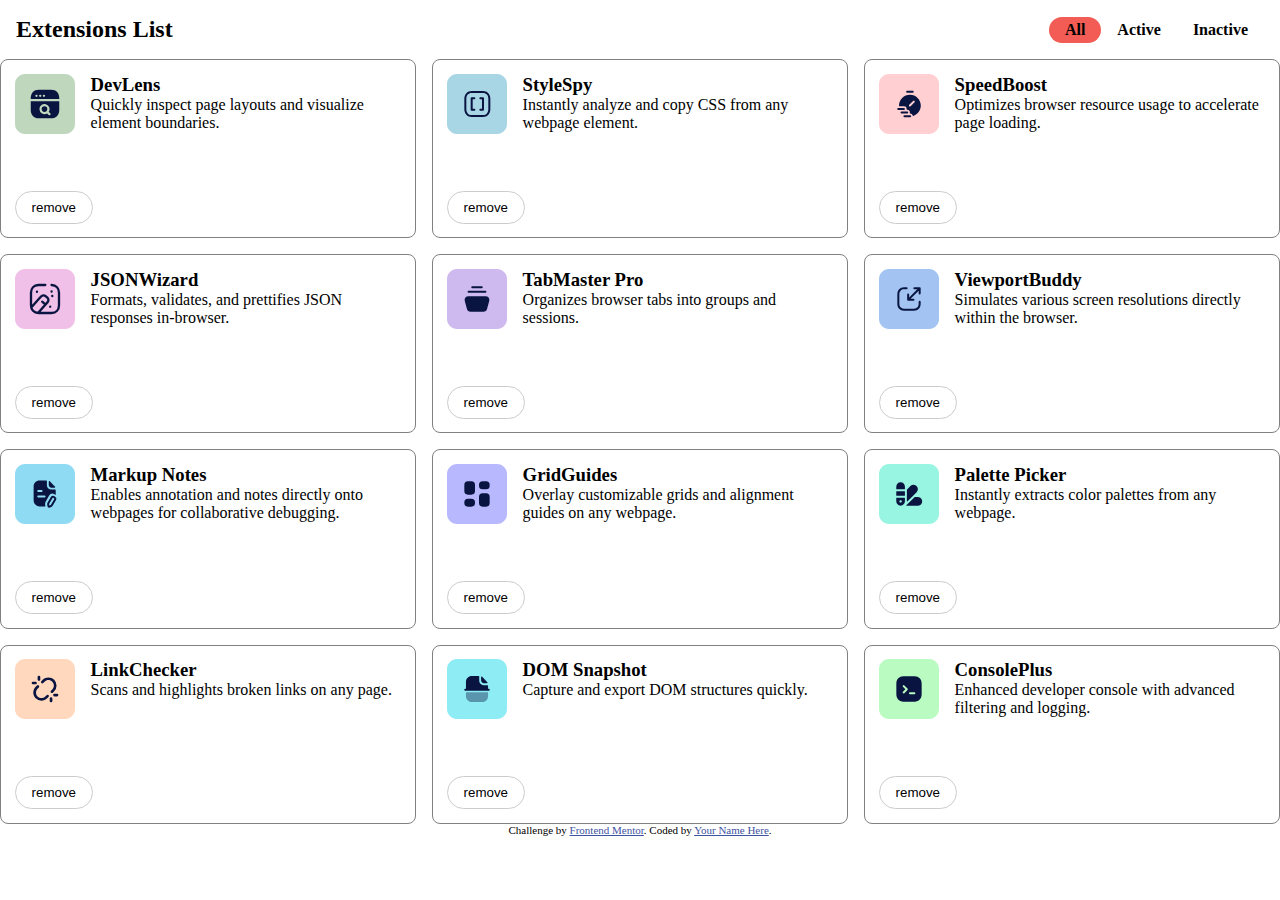
<file: brower-extension-manager-ui/index.html>
<!DOCTYPE html>
<html lang="en">
  <head>
    <meta charset="UTF-8" />
    <meta name="viewport" content="width=device-width, initial-scale=1.0" />
    <!-- displays site properly based on user's device -->

    <link
      rel="icon"
      type="image/png"
      sizes="32x32"
      href="./assets/images/favicon-32x32.png" />

    <title>Frontend Mentor | Browser extensions manager UI</title>

    <!-- Feel free to remove these styles or customise in your own stylesheet 👍 -->
    <style>
      .attribution {
        font-size: 11px;
        text-align: center;
      }
      .attribution a {
        color: hsl(228, 45%, 44%);
      }
    </style>
    <link rel="stylesheet" href="styles.css" />
  </head>
  <body>
    <section class="filter__menu">
      <h2>Extensions List</h2>

      <ul class="filter__list">
        <li class="filter__list__item active">All</li>
        <li class="filter__list__item">Active</li>
        <li class="filter__list__item">Inactive</li>
      </ul>
    </section>

    <section class="plugins__grid"></section>

    <div class="attribution">
      Challenge by
      <a href="https://www.frontendmentor.io?ref=challenge">Frontend Mentor</a>.
      Coded by <a href="#">Your Name Here</a>.
    </div>
    <script src="app.js"></script>
  </body>
</html>
</file>
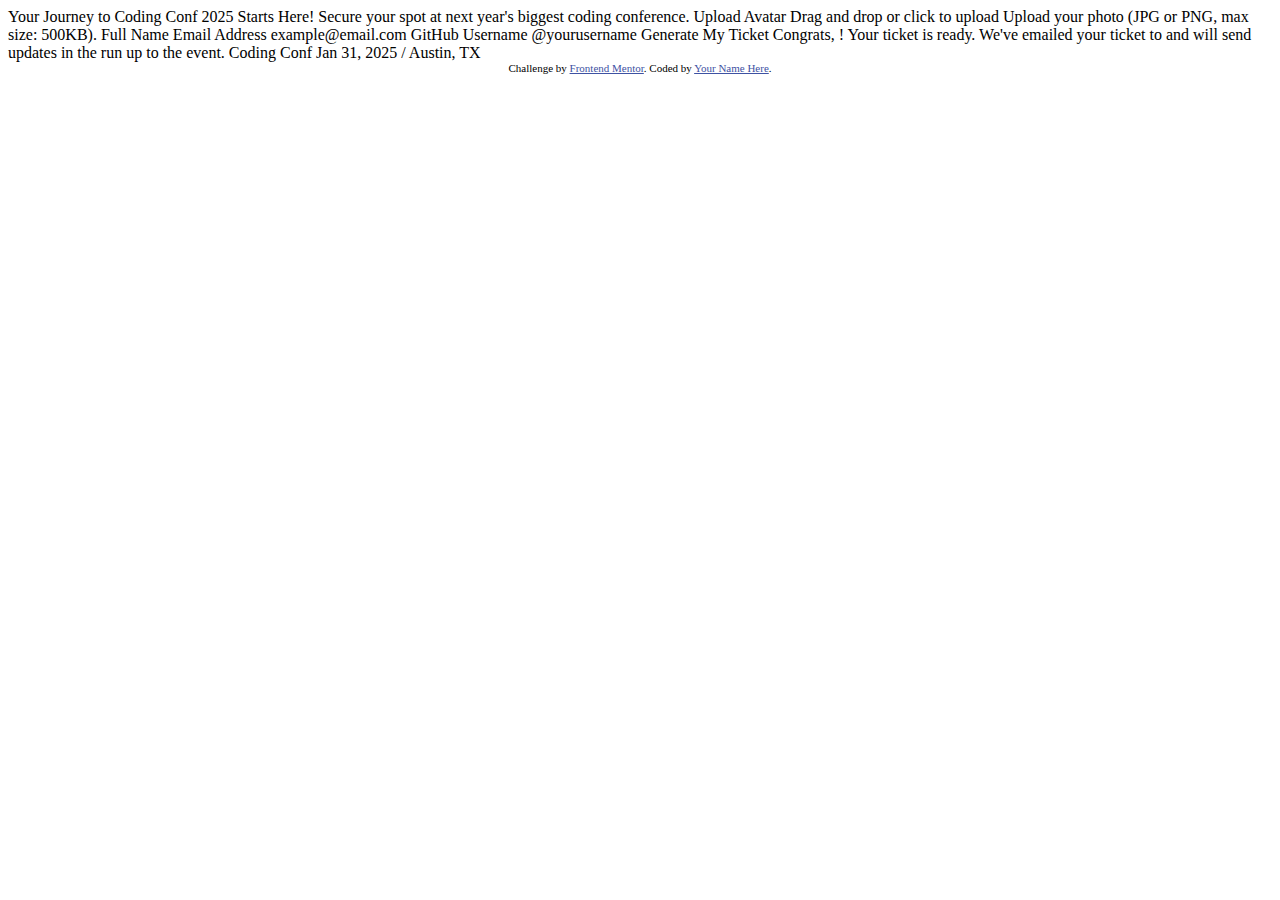
<file: conference-ticket-generator-main/index.html>
<!DOCTYPE html>
<html lang="en">
<head>
  <meta charset="UTF-8">
  <meta name="viewport" content="width=device-width, initial-scale=1.0"> <!-- displays site properly based on user's device -->

  <link rel="icon" type="image/png" sizes="32x32" href="./assets/images/favicon-32x32.png">
  
  <title>Frontend Mentor | Conference ticket generator</title>

  <!-- Feel free to remove these styles or customise in your own stylesheet 👍 -->
  <style>
    .attribution { font-size: 11px; text-align: center; }
    .attribution a { color: hsl(228, 45%, 44%); }
  </style>
</head>
<body>

  <!-- Form starts -->

  Your Journey to Coding Conf 2025 Starts Here!

  Secure your spot at next year's biggest coding conference.

  Upload Avatar
  Drag and drop or click to upload
  Upload your photo (JPG or PNG, max size: 500KB).

  Full Name

  Email Address
  example@email.com

  GitHub Username
  @yourusername

  Generate My Ticket

  <!-- Form ends -->

  <!-- Generated tickets starts -->

  Congrats, <!-- Full Name -->! Your ticket is ready.

  We've emailed your ticket to <!-- Email Address --> and will send updates in the run up to the event.

  Coding Conf
  Jan 31, 2025 / Austin, TX

  <!-- Generated tickets ends -->
  
  <div class="attribution">
    Challenge by <a href="https://www.frontendmentor.io?ref=challenge">Frontend Mentor</a>. 
    Coded by <a href="#">Your Name Here</a>.
  </div>
</body>
</html>
</file>
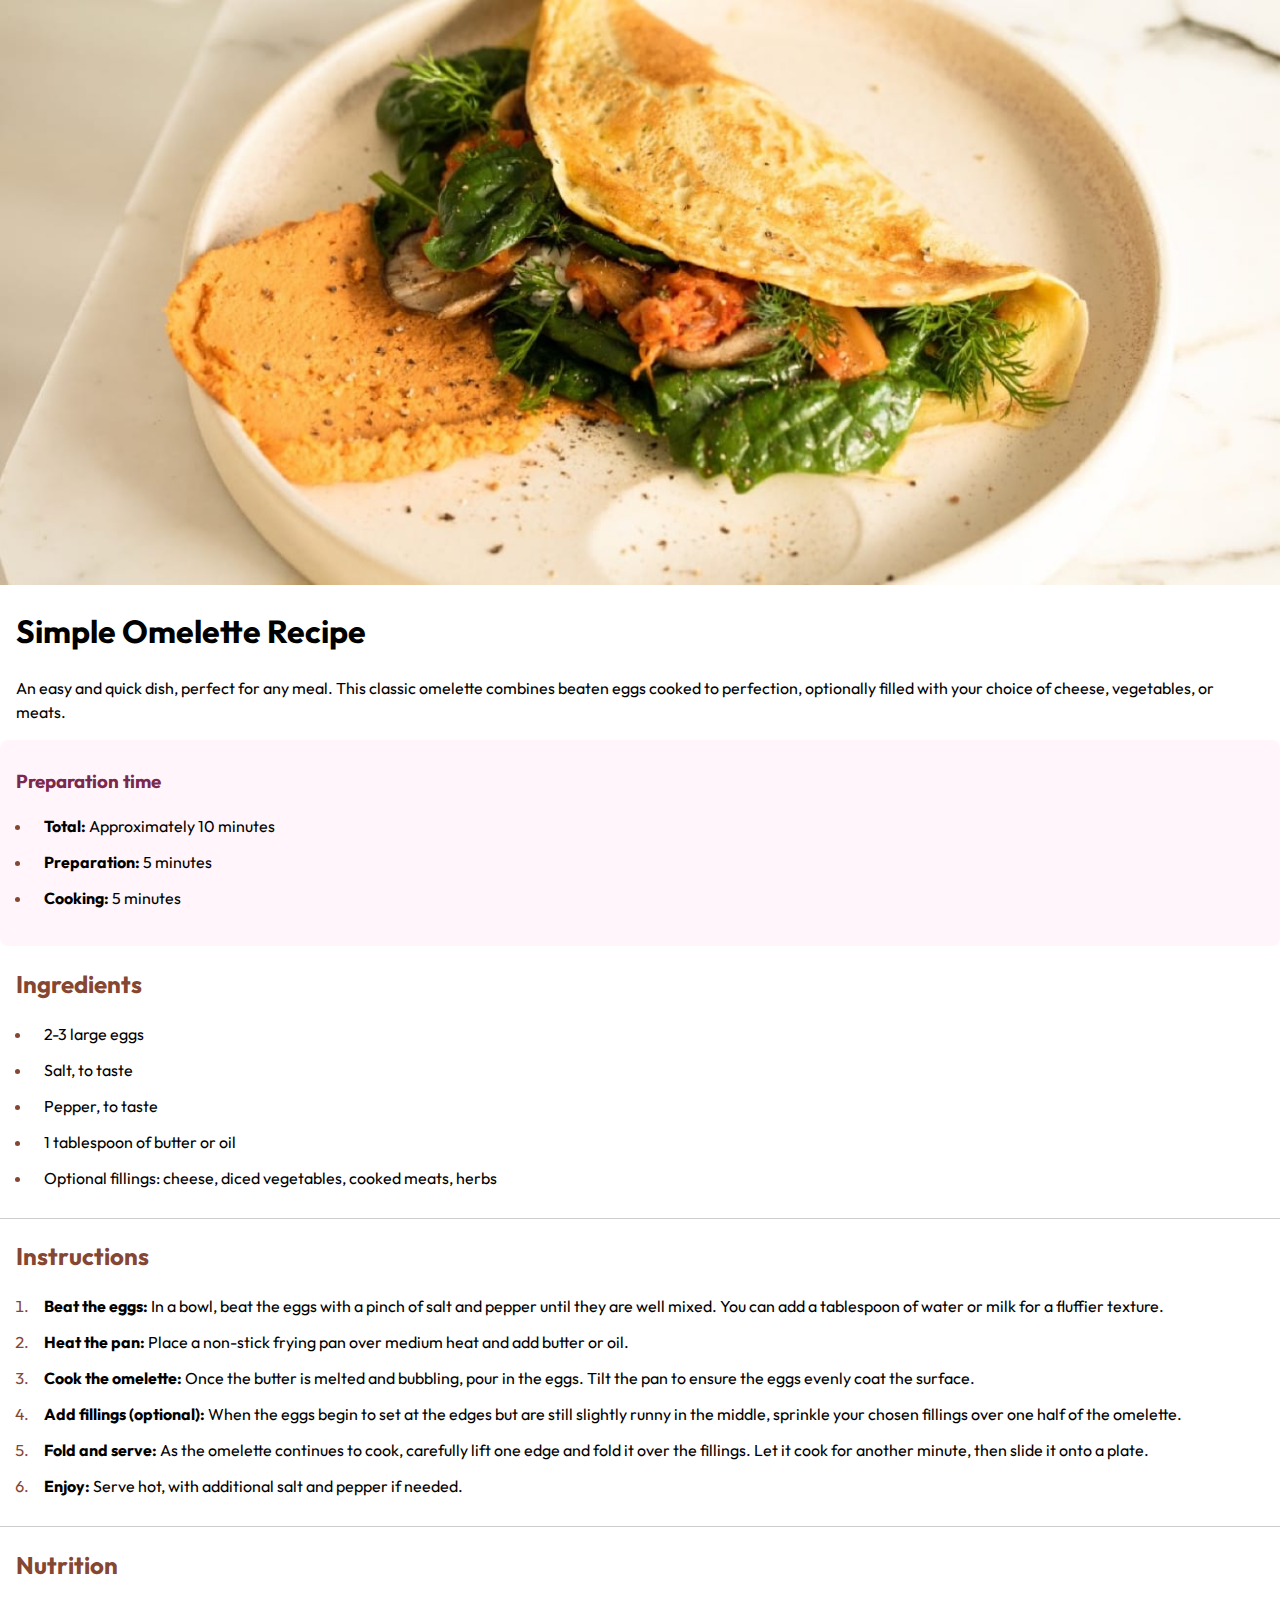
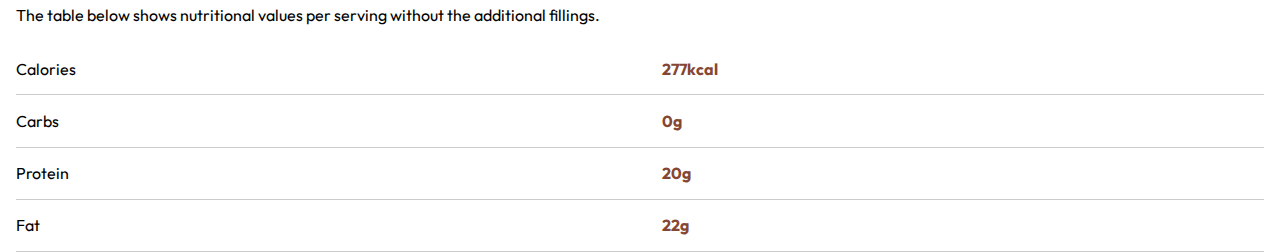
<file: recipe-page-main/index.html>
<!DOCTYPE html>
<html lang="en">
  <head>
    <meta charset="UTF-8" />
    <meta name="viewport" content="width=device-width, initial-scale=1.0" />
    <!-- displays site properly based on user's device -->

    <link
      rel="icon"
      type="image/png"
      sizes="32x32"
      href="./assets/images/favicon-32x32.png" />

    <title>Frontend Mentor | Recipe page</title>

    <link rel="preconnect" href="https://fonts.googleapis.com" />
    <link rel="preconnect" href="https://fonts.gstatic.com" crossorigin />
    <link
      href="https://fonts.googleapis.com/css2?family=Outfit:wght@100..900&display=swap"
      rel="stylesheet" />
    <link rel="stylesheet" href="styles.css" />
  </head>
  <body>
    <div class="container">
      <img src="./assets/images/image-omelette.jpeg" alt="omelette" />

      <section class="introduction">
        <h1>Simple Omelette Recipe</h1>
        
        <p>
          An easy and quick dish, perfect for any meal. This classic omelette
          combines beaten eggs cooked to perfection, optionally filled with your
          choice of cheese, vegetables, or meats.
        </p>
        
      </section>
      <section class="preparation">
        <h3>Preparation time</h3>

        <ul>
          <li><strong>Total:</strong> Approximately 10 minutes</li>
          <li><strong>Preparation:</strong> 5 minutes</li>
          <li><strong>Cooking:</strong> 5 minutes</li>
        </ul>
      </section>

      <section class="ingredients">
        <h2>Ingredients</h2>

        <ul>
          <li>2-3 large eggs</li>
          <li>Salt, to taste</li>
          <li>Pepper, to taste</li>
          <li>1 tablespoon of butter or oil</li>
          <li>
            Optional fillings: cheese, diced vegetables, cooked meats, herbs
          </li>
        </ul>
      </section>

      <section class="instructions">
        <h2>Instructions</h2>

        <ol>
          <li>
            <strong>Beat the eggs:</strong> In a bowl, beat the eggs with a
            pinch of salt and pepper until they are well mixed. You can add a
            tablespoon of water or milk for a fluffier texture.
          </li>

          <li>
            <strong>Heat the pan:</strong> Place a non-stick frying pan over
            medium heat and add butter or oil.
          </li>

          <li>
            <strong>Cook the omelette:</strong> Once the butter is melted and
            bubbling, pour in the eggs. Tilt the pan to ensure the eggs evenly
            coat the surface.
          </li>

          <li>
            <strong>Add fillings (optional):</strong> When the eggs begin to set
            at the edges but are still slightly runny in the middle, sprinkle
            your chosen fillings over one half of the omelette.
          </li>

          <li>
            <strong>Fold and serve:</strong> As the omelette continues to cook,
            carefully lift one edge and fold it over the fillings. Let it cook
            for another minute, then slide it onto a plate.
          </li>
          <li>
            <strong>Enjoy:</strong> Serve hot, with additional salt and pepper
            if needed.
          </li>
        </ol>
      </section>

      <section class="nutrition">
        <h2>Nutrition</h2>
        <p>
          The table below shows nutritional values per serving without the
          additional fillings.
        </p>

        <table>
          <tr>
            <td>Calories</td>
            <td>277kcal</td>
          </tr>

          <tr>
            <td>Carbs</td>
            <td>0g</td>
          </tr>
          <tr>
            <td>Protein</td>
            <td>20g</td>
          </tr>
          <tr>
            <td>Fat</td>
            <td>22g</td>
          </tr>
        </table>
      </section>
    </div>
  </body>
</html>
</file>
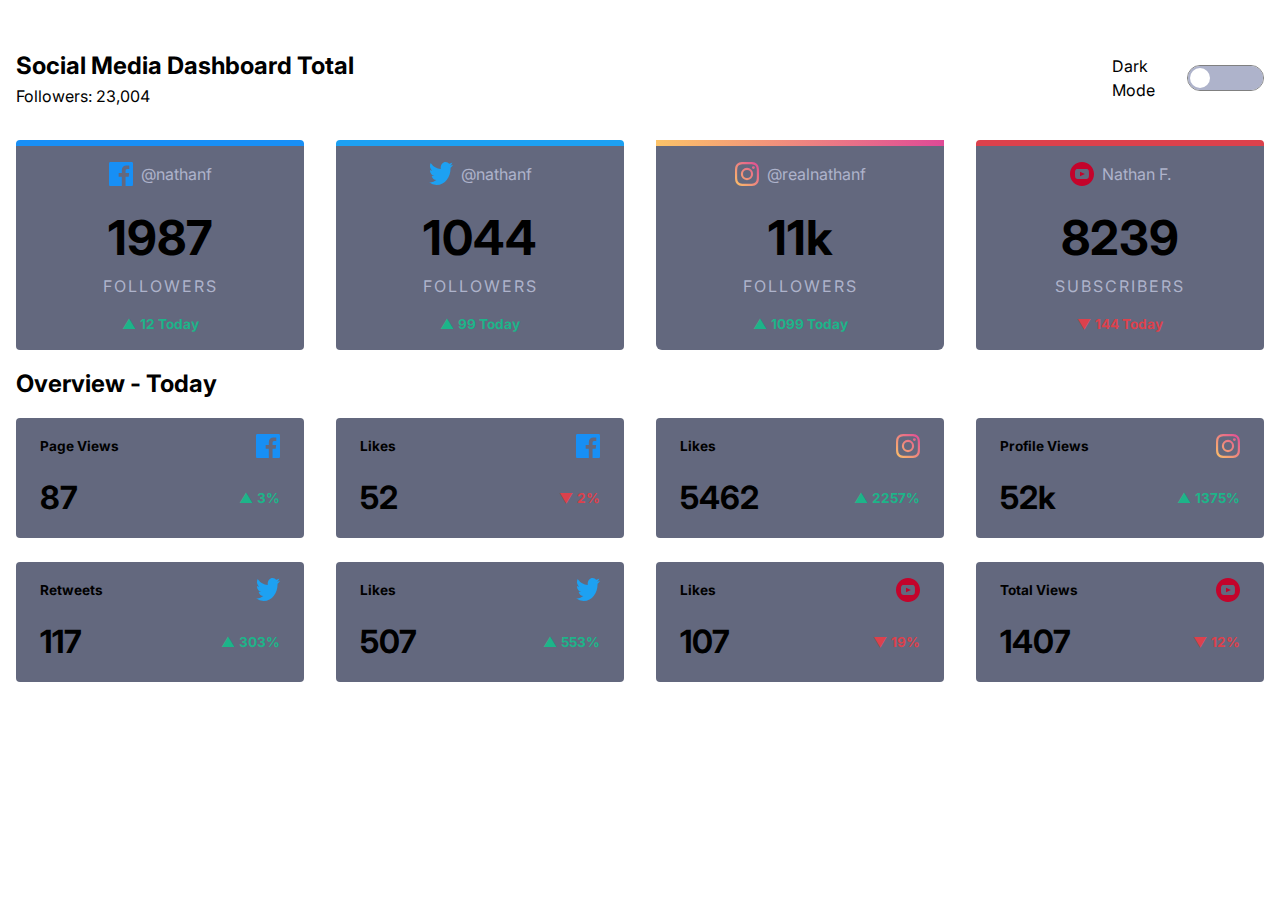
<file: social-media-dashboard-with-theme-switcher-master/index.html>
<!DOCTYPE html>
<html lang="en">
  <head>
    <meta charset="UTF-8" />
    <meta name="viewport" content="width=device-width, initial-scale=1.0" />
    <!-- displays site properly based on user's device -->

    <link
      rel="icon"
      type="image/png"
      sizes="32x32"
      href="./images/favicon-32x32.png"
    />

    <title>Frontend Mentor | Social Media Dashboard</title>
    <link rel="preconnect" href="https://fonts.googleapis.com" />
    <link rel="preconnect" href="https://fonts.gstatic.com" crossorigin />
    <link
      href="https://fonts.googleapis.com/css2?family=Inter:ital,opsz,wght@0,14..32,100..900;1,14..32,100..900&family=Outfit:wght@100..900&display=swap"
      rel="stylesheet"
    />
  
    <link rel="stylesheet" href="styles.css" />
  </head>
  <body>
    <div class="container">
      <header>
        <section>
          <h2>Social Media Dashboard Total</h2>
          <div>Followers: 23,004</div>
        </section>
        <section class="toggle-wrapper">
          <span>Dark Mode</span>
          <label class="switch">
            <input type="checkbox" id="toggle" />
            <span class="slider round"></span>
          </label>
        </section>
      </header>

      <div class="grid">
        <div class="tile tile--fb">
          <section class="handle">
            <img src="./images/icon-facebook.svg" alt="Facebook logo" />
            @nathanf
          </section>
          <div class="follower">
            <div class="counter">1987</div>
            <div class="upper">Followers</div>
          </div>
          <span class="growth">12 Today </span>
        </div>

        <div class="tile tile--twitter">
          <div class="handle">
            <img src="./images/icon-twitter.svg" alt="Twitter logo" />
            @nathanf
          </div>
          <div class="follower">
            <div class="counter">1044</div>
            <div class="upper">Followers</div>
          </div>
          <div class="growth">99 Today</div>
        </div>

        <div class="tile tile--ig">
          <div class="handle">
            <img src="./images/icon-instagram.svg" alt="instagram" />
            @realnathanf
          </div>
          <div class="follower">
            <div class="counter">11k</div>
            <div class="upper">Followers</div>
          </div>
          <div class="growth">1099 Today</div>
        </div>

        <div class="tile tile--yt">
          <div class="handle">
            <img src="./images/icon-youtube.svg" alt="Youtube logo" />
            Nathan F.
          </div>
          <div class="follower">
            <div class="counter">8239</div>
            <div class="upper">Subscribers</div>
          </div>
          <div class="decline">144 Today</div>
        </div>
      </div>

      <h3>Overview - Today</h3>

      <div class="grid overview">
        <div class="tile page-views">
          <div class="space-between">
            <span> Page Views </span>
            <img src="./images/icon-facebook.svg" alt="Facebook icon" />
          </div>
          <div class="space-between">
            <span class="counter">87</span>
            <div class="growth">3%</div>
          </div>
        </div>

        <div class="tile likes--fb">
          <div class="space-between">
            <span> Likes </span>
            <img src="./images/icon-facebook.svg" alt="Facebook icon" />
          </div>

          <div class="space-between">
            <div class="counter">52</div>
            <div class="decline">2%</div>
          </div>
        </div>

        <div class="tile likes--ig">
          <div class="space-between">
            <span>Likes</span>
            <img src="./images/icon-instagram.svg" alt="Instagram icon" />
          </div>
          <div class="space-between">
            <div class="counter">5462</div>
            <div class="growth">2257%</div>
          </div>
        </div>

        <div class="tile profile-views">
          <div class="space-between">
            <span>Profile Views</span>
            <img src="./images/icon-instagram.svg" alt="Instagram icon" />
          </div>
          <div class="space-between">
            <div class="counter">52k</div>
            <div class="growth">1375%</div>
          </div>
        </div>

        <div class="tile retweets">
          <div class="space-between">
            <span>Retweets</span>
            <img src="./images/icon-twitter.svg" alt="Twitter icon" />
          </div>
          <div class="space-between">
            <div class="counter">117</div>
            <div class="growth">303%</div>
          </div>
        </div>

        <div class="tile likes--twitter">
          <div class="space-between">
            <span>Likes</span>
            <img src="./images/icon-twitter.svg" alt="Twitter icon" />
          </div>
          <div class="space-between">
            <div class="counter">507</div>
            <div class="growth">553%</div>
          </div>
        </div>
        <div class="tile likes--yt">
          <div class="space-between">
            <span>Likes</span>
            <img src="./images/icon-youtube.svg" alt="Youtube icon" />
          </div>
          <div class="space-between">
            <div class="counter">107</div>
            <div class="decline">19%</div>
          </div>
        </div>
        <div class="tile total-views">
          <div class="space-between">
            <span>Total Views</span>
            <img src="./images/icon-youtube.svg" alt="Youtube icon" />  
          </div>
          <div class="space-between">
            <div class="counter">1407</div>  
            <div class="decline">12%</div>
          </div>
      </div>

    </div>

    <script src="app.js"></script>
  </body>
</html>
</file>
<file: brower-extension-manager-ui/styles.css>
:root {
  color-scheme: light dark;

  --button-active-color: hsl(3, 86%, 64%);
}

*,
*::before,
*::after {
  margin: 0;
  padding: 0;
}

ul {
  list-style: none;
}

.filter__menu {
  display: flex;
  align-items: center;
  justify-content: space-between;
  padding: 1rem;
}

.filter__list {
  display: flex;
}

.filter__list__item {
  padding: 0.25rem 1rem;
  cursor: pointer;
  font-weight: bold;

  &:hover,
  &.active {
    background: var(--button-active-color);
    border-radius: 4rem;
  }
}

.tile {
  padding: 0.85rem;
  border: 1px solid grey;
  min-height: 150px;
  border-radius: 8px;

  display: flex;
  flex-direction: column;
  justify-content: space-between;

  h3 {
    font-weight: bold;
  }

  header {
    display: flex;
  }

  footer {
  }

  button {
    padding: 0.5rem 1rem;
    appearance: none;
    background: none;
    border: 1px solid #ccc;
    border-radius: 2rem;
  }

  .icon {
    margin-right: 1rem;
  }
}

.plugins__grid {
  display: grid;
  grid-template-columns: repeat(3, 1fr);
  gap: 1rem;
}
</file>
<file: recipe-page-main/styles.css>
:root {
  --bg-color: hsl(30, 54%, 90%);
  --clr-brown-800: hsl(14, 45%, 36%);
  --clr-rose-800: hsl(332, 51%, 32%);
  --clr-rose-50: hsl(330, 100%, 98%)
}

*,
*::before,
*::after {
  box-sizing: border-box;
}

html {
  font-family: "Outfit", sans-serif;
  font-optical-sizing: auto;
  line-height: 1.5;
}

body {
  margin: 0;
  background: var(--bg-color);
}

img {
  display: block;
  width: 100%;
}

section {
  background: white;
  padding: 0 1rem;

}

h1 {
  font-size: 2rem;
}

h2 {
  font-size: 1.5rem;
}

h2,
::marker {
  color: hsl(14, 45%, 36%);
}

ul,
ol {
  padding-left: 1rem;
}

li {
  padding-bottom: 0.75rem;
  padding-left: 0.75rem;
}

table {
  width: 100%;
  border-collapse: collapse;

  td {
    padding: 0.85rem 0;
    &:nth-child(2) {
      color: var(--clr-brown-800);
      font-weight: bold;
    }
  }

  tr {
    border-bottom: 1px solid hsl(0, 0%, 80%);
  }
}

.container {
  max-width: 1440px;
  margin-inline: auto;
  background-color: white;
}

.preparation {
  padding: 0.5rem 1rem;
  border-radius: 8px;
  background: var(--clr-rose-50);

  h3 {
    color: var(--clr-rose-800);
  }
}

.ingredients,
.instructions {
    border-bottom: 1px solid hsl(0, 0%, 80%);
}
</file>
<file: social-media-dashboard-with-theme-switcher-master/styles.css>
:root {
  --green-500: hsl(163, 72%, 41%);
  --red-700: hsl(348, 97%, 39%);
  --red-500: hsl(356, 69%, 56%);
  --blue-600: hsl(208, 92%, 53%);
  --blue-500: hsl(203, 89%, 53%);
  --purple-500: hsl(264, 64%, 52%);

  /* dark theme colors */
  --gray-950: hsl(230, 17%, 14%);
  --gray-900: hsl(232, 19%, 15%);
  --gray-400: hsl(230, 22%, 74%);
  --navy-950: hsl(228, 28%, 20%);

  /* light theme colors */
  --white: hsl(0, 100%, 100%);
  --blue: hsl(225, 100%, 98%);
  --navy-50: hsl(227, 47%, 96%);
  --gray-650: hsl(228, 12%, 44%);
  --black: hsl(230, 17%, 14%);

  /* default theme colors */
  --bg-color: var(--white);
  --tile-color: var(--gray-650);
  --counter-color: black;
  --heading-color: black;
  /* toggle */
  --toggle-bg: hsl(230, 22%, 74%);
}

.dark-mode {
  --bg-color: var(--gray-950);
  --tile-color: var(--navy-950);
  --counter-color: var(--white);
  --text-color: var(--gray-400);
  --heading-color: var(--white);
  --toggle-bg: linear-gradient(
    to right,
    hsl(210, 78%, 56%),
    hsl(146, 68%, 55%)
  );
}

*,
*::before,
*::after {
  margin: 0;
  padding: 0;
  box-sizing: border-box;
}

html {
  line-height: 1.5;
  font-family: "Inter", sans-serif;
  font-optical-sizing: auto;
}

body {
  padding: 1rem;
  color: var(--text-color);
  background-color: var(--bg-color);
}

h1,
h2,
h3 {
  color: var(--heading-color);
}

h3 {
  font-size: 1.5rem;
  font-weight: bold;
  margin: 1rem 0;
}

img {
  display: block;
  width: 100%;
}

header {
  display: flex;
  justify-content: space-between;
  padding: 2rem 0rem;

  h2 {
    margin: 0;
  }
}

.container {
  max-width: 1440px;
  margin: 0 auto;
}

.grid {
  display: grid;
  gap: 1.5rem 2rem;

  @media (min-width: 768px) {
    grid-template-columns: repeat(2, 1fr);
  }

  @media (min-width: 1024px) {
    grid-template-columns: repeat(4, 1fr);
  }
}

.tile {
  display: flex;
  flex-direction: column;
  justify-content: space-between;
  align-items: center;
  background-color: var(--tile-color);
  padding: 1rem;
  border-radius: 4px;

  img {
    width: 24px;
    height: 24px;
  }
}

.tile--fb {
  border-top: 6px solid var(--blue-600);
}

.tile--twitter {
  border-top: 6px solid var(--blue-500);
}

.tile--ig {
  border-image: linear-gradient(
    to right,
    hsl(37, 97%, 70%),
    hsl(329, 70%, 58%)
  ) 1;
  border-radius: 6px;
  border-style: solid;
  border-width: 6px 0 0 0;
}

.tile--yt {
  border-top: 6px solid var(--red-500);
}

.handle {
  display: flex;
  color: var(--gray-400);

  img {
    margin-right: 0.5rem;
    width: 24px;
    height: 24px;
  }
}

.upper {
  text-transform: uppercase;
  color: var(--gray-400);
  letter-spacing: 2px;
}

.counter {
  color: var(--counter-color);
}

.follower {
  display: grid;
  margin: 1rem 0;

  .counter {
    font-size: 3rem;
    font-weight: bold;
    text-align: center;
  }
}

.growth {
  color: var(--green-500);
  font-size: 0.85rem;
  font-weight: bold;
  &::before {
    content: "▲";
    margin-right: 0.25rem;
  }
}

.decline {
  color: var(--red-500);
  font-weight: bold;
  font-size: 0.85rem;
  &::before {
    content: "▼";
    margin-right: 0.25rem;
  }
}

.space-between {
  display: flex;
  justify-content: space-between;
  align-items: center;
  width: 100%;

  span {
    font-weight: bold;
    font-size: 0.85rem;
  }
}

.overview {
  .tile {
    min-height: 120px;
    padding: 1rem 1.5rem;
  }

  .counter {
    font-size: 2rem;
    font-weight: bold;
  }
}

.round {
  border-radius: 50%;
}

.toggle-wrapper {
  display: flex;
  align-items: center;

  > span {
    width: 150px;
  }
}

.switch {
  position: relative;
  min-height: 25px;
  border: 1px solid grey;
  border-radius: 2rem;
  cursor: pointer;
  width: 100%;

  input {
    opacity: 0;
    width: 0;
    height: 0;

    &:checked + .slider {
      background-color: var(--toggle-bg);
    }

    &:checked + .slider:before {
      transform: translateX(56px);
    }
  }

  .slider {
    position: absolute;
    cursor: pointer;
    top: 0;
    left: 0;
    right: 0;
    bottom: 0;
    background-color: var(--toggle-bg);
    transition: 0.4s;
    border-radius: 2rem;

    &:before {
      position: absolute;
      content: "";
      height: 20px;
      width: 20px;
      left: 2px;
      bottom: 2px;
      background-color: white;
      transition: 0.4s;
      border-radius: 50%;
    }
  }
}
</file>
